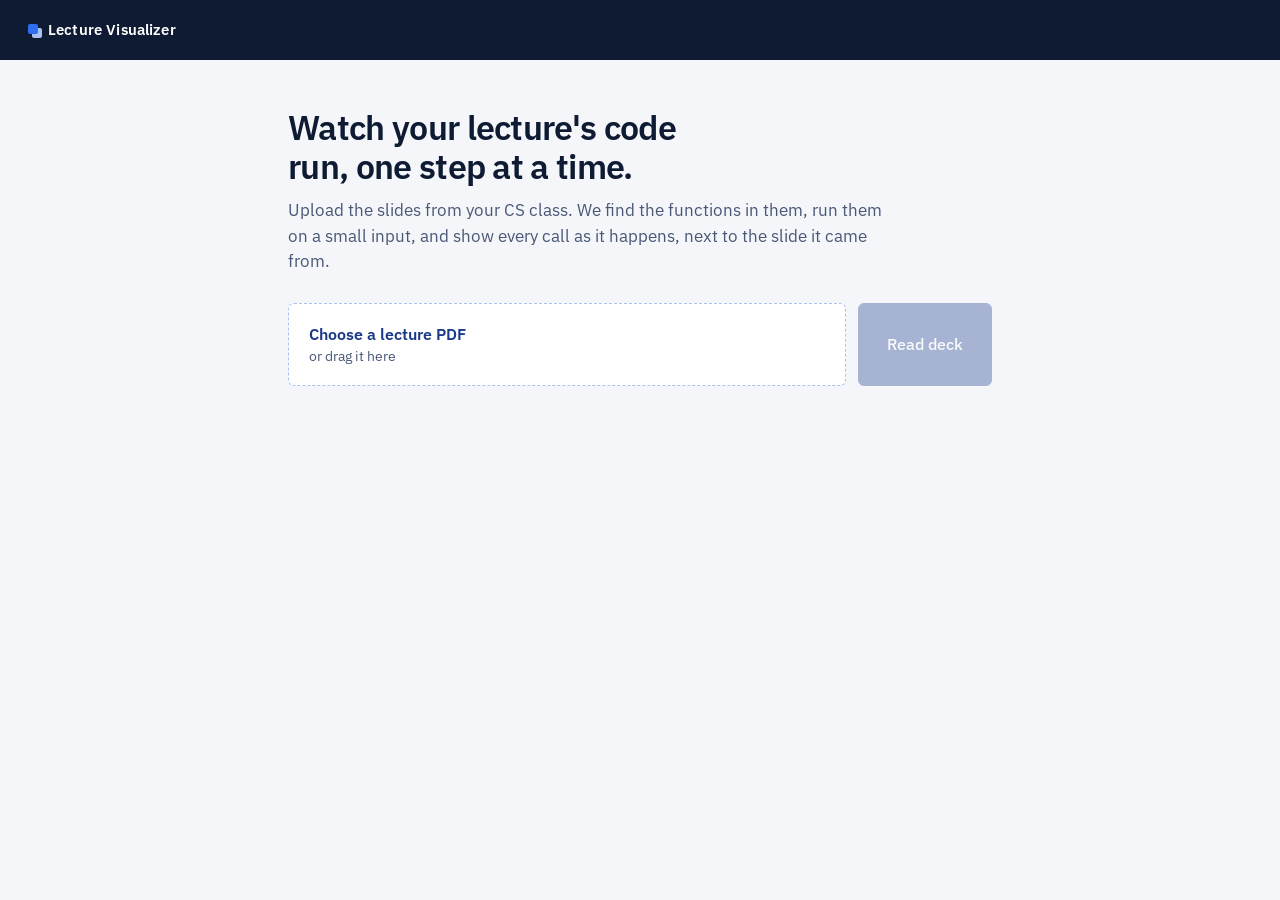
<file: renderer/upload.html>
<!DOCTYPE html>
<html lang="en">
<head>
  <meta charset="utf-8">
  <meta name="viewport" content="width=device-width, initial-scale=1">
  <title>Lecture Visualizer</title>
  <link rel="preconnect" href="https://fonts.googleapis.com">
  <link rel="preconnect" href="https://fonts.gstatic.com" crossorigin>
  <link href="https://fonts.googleapis.com/css2?family=IBM+Plex+Mono:wght@400;600&family=IBM+Plex+Sans:wght@400;500;600&display=swap" rel="stylesheet">
  <link rel="stylesheet" href="style.css">
  <link rel="stylesheet" href="upload.css">
</head>
<body>
  <header>
    <a class="brand" href="upload.html"><span class="brand-mark"></span>Lecture Visualizer</a>
  </header>

  <div id="upload-page">
    <section id="intro">
      <h1>Watch your lecture's code run, one step at a time.</h1>
      <p>Upload the slides from your CS class. We find the functions in them, run them on a small input, and show every call as it happens, next to the slide it came from.</p>

      <div id="picker">
        <label id="drop" for="pdf-input">
          <input type="file" id="pdf-input" accept="application/pdf">
          <span id="drop-title">Choose a lecture PDF</span>
          <span id="drop-hint">or drag it here</span>
        </label>
        <button id="upload-btn" disabled>Read deck</button>
      </div>
      <p id="status" role="status"></p>
    </section>

    <section id="results" hidden>
      <div class="results-head">
        <h2>Examples</h2>
        <span id="deck-name"></span>
      </div>
      <ul id="example-list"></ul>

      <h2 class="sections-title">What the deck covers</h2>
      <ul id="section-list"></ul>
    </section>
  </div>

  <script src="upload.js"></script>
</body>
</html>
</file>
<file: renderer/style.css>
/* Lecture Visualizer: shared styles + viewer page.
   Palette: ink navy, deep blue, signal blue on cool paper.
   Tree nodes: waiting calls are pale outlines; returned calls fill solid
   deep blue, so the tree visibly fills in from the leaves up. */

:root {
  --ink: #0e1b33;        /* text, top bar */
  --ink-soft: #4a5876;   /* secondary text */
  --deep: #1b3a8a;       /* primary: returned calls, main buttons */
  --signal: #2f6fed;     /* the thing happening right now */
  --paper: #f4f6fa;      /* page background */
  --surface: #ffffff;    /* panels */
  --line: #d9dfea;       /* hairlines */
  --pale: #e6eefd;       /* waiting calls, quiz panel */
  --pale-line: #a9c1f3;
  --wrong: #b4442f;

  --sans: "IBM Plex Sans", system-ui, -apple-system, sans-serif;
  --mono: "IBM Plex Mono", ui-monospace, Menlo, monospace;
}

* { box-sizing: border-box; }
[hidden] { display: none !important; }

body {
  margin: 0;
  font-family: var(--sans);
  font-size: 16px;
  line-height: 1.5;
  background: var(--paper);
  color: var(--ink);
  -webkit-font-smoothing: antialiased;
}

button { font-family: inherit; }

:focus-visible {
  outline: 2px solid var(--signal);
  outline-offset: 2px;
}

/* ---------- Top bar ---------- */

header {
  display: flex;
  align-items: center;
  justify-content: space-between;
  gap: 16px;
  padding: 0 28px;
  height: 60px;
  background: var(--ink);
  color: #fff;
}
.brand {
  font-weight: 600;
  font-size: 15px;
  letter-spacing: 0.01em;
  color: #fff;
  text-decoration: none;
}
.brand-mark {
  display: inline-block;
  width: 10px; height: 10px;
  margin-right: 10px;
  border-radius: 2px;
  background: var(--signal);
  box-shadow: 4px 4px 0 var(--pale-line);
  vertical-align: 1px;
}
#back-link {
  color: #c9d6f2;
  font-size: 14px;
  text-decoration: none;
}
#back-link:hover { color: #fff; }

/* Thin step-progress bar under the header (viewer only) */
#progress-bar {
  height: 3px;
  background: #24365c;
}
#progress-bar span {
  display: block;
  height: 100%;
  width: 0;
  background: var(--signal);
  transition: width 160ms ease-out;
}

/* ---------- Viewer layout ---------- */

.viewer-head {
  display: flex;
  align-items: baseline;
  justify-content: space-between;
  gap: 16px;
  padding: 22px 28px 0;
}
#title {
  margin: 0;
  font-size: 24px;
  font-weight: 600;
  letter-spacing: -0.01em;
}
#progress {
  color: var(--ink-soft);
  font-size: 14px;
  font-variant-numeric: tabular-nums;
  white-space: nowrap;
}

#note {
  margin: 10px 28px 0;
  padding: 8px 12px;
  background: var(--pale);
  border-radius: 4px;
  color: var(--deep);
  font-size: 14px;
}

/* The viewer fills the window; each side scrolls on its own. */
body.viewer {
  height: 100vh;
  display: flex;
  flex-direction: column;
  overflow: hidden;
}

main {
  flex: 1;
  min-height: 0;
  display: grid;
  grid-template-columns: minmax(0, 0.9fr) minmax(0, 1.25fr);
  gap: 20px;
  padding: 18px 28px 24px;
}

/* Left: the whole deck */
#slide-panel {
  display: flex;
  flex-direction: column;
  gap: 12px;
  min-width: 0;
  min-height: 0;
}
#slides {
  flex: 1;
  min-height: 0;
  overflow-y: auto;
  padding: 3px 10px 3px 3px;   /* room for the active outline */
  scroll-padding-top: 3px;
}
.slide { margin: 0 0 18px; }
.slide img, .slide-missing {
  display: block;
  width: 100%;
  border: 1px solid var(--line);
  border-radius: 4px;
  background: #fff;
}
.slide-missing {
  display: grid;
  place-items: center;
  aspect-ratio: 4 / 3;
  color: var(--ink-soft);
  font-size: 14px;
}
.slide.active img, .slide.active .slide-missing {
  outline: 3px solid var(--signal);
  outline-offset: 0;
}
.slide figcaption {
  display: flex;
  flex-wrap: wrap;
  align-items: center;
  gap: 8px;
  margin-top: 6px;
}
.slide-num {
  min-width: 2ch;
  color: var(--ink-soft);
  font-size: 13px;
  font-variant-numeric: tabular-nums;
}
.slide.active .slide-num { color: var(--signal); font-weight: 600; }
.slide-example {
  padding: 3px 10px;
  border: 1px solid var(--pale-line);
  border-radius: 4px;
  background: var(--surface);
  color: var(--deep);
  font-size: 13px;
  cursor: pointer;
}
.slide-example:hover { border-color: var(--signal); }
.slide-example.current { background: var(--deep); border-color: var(--deep); color: #fff; }

#code {
  flex: none;
  max-height: 30%;
  margin: 0;
  padding: 14px 16px;
  background: var(--ink);
  color: #dbe5fb;
  border-radius: 4px;
  font-family: var(--mono);
  font-size: 13.5px;
  line-height: 1.6;
  white-space: pre-wrap;
  overflow: auto;
}

/* Right: the visualization */
#viz-panel {
  display: flex;
  flex-direction: column;
  min-width: 0;
  min-height: 0;
  background: var(--surface);
  border: 1px solid var(--line);
  border-radius: 6px;
}
/* Example picker at the top of the right panel */
#example-picker {
  display: flex;
  align-items: center;
  gap: 12px;
  padding: 12px 20px;
  border-bottom: 1px solid var(--line);
}
#example-picker label { color: var(--ink-soft); font-size: 14px; }
#example-select {
  flex: 1;
  min-width: 0;
  padding: 7px 10px;
  border: 1px solid var(--line);
  border-radius: 4px;
  background: #fff;
  color: var(--ink);
  font: inherit;
  font-size: 15px;
}

/* The tree area scrolls when a big tree would otherwise shrink to unreadable. */
#viz-wrap {
  flex: 1 1 0;          /* take the leftover height, not the SVG's own size */
  min-height: 200px;
  overflow: auto;
}
#viz {
  display: block;
  width: 100%;
  height: 100%;
  margin: 0 auto;
  padding: 8px;
}

/* The narration line: what just happened */
#explanation {
  margin: 0;
  padding: 16px 20px;
  border-top: 1px solid var(--line);
  font-size: 18px;
  line-height: 1.45;
  min-height: 3.6em;
}
#explanation.error { color: var(--wrong); }

/* ---------- Tree ---------- */

.edge { stroke: #b8c4da; stroke-width: 1.5; }

.node rect { stroke-width: 1.5; }
.node .label {
  font-family: var(--mono);
  font-size: 14px;
  text-anchor: middle;
}
.node .returned {
  font-family: var(--mono);
  font-size: 13px;
  font-weight: 600;
  text-anchor: middle;
}

/* waiting on its children: pale, outlined */
.node.waiting rect { fill: var(--pale); stroke: var(--pale-line); }
.node.waiting .label { fill: var(--deep); }

/* running right now (tracer status "active"): white, blue outline */
.node.active rect { fill: #fff; stroke: var(--signal); }
.node.active .label { fill: var(--deep); }

/* finished: solid deep blue */
.node.returned rect { fill: var(--deep); stroke: var(--deep); }
.node.returned .label { fill: #fff; }
.node.returned .returned { fill: var(--deep); }

/* the call happening right now */
.node.current rect { stroke: var(--signal); stroke-width: 3; }
.node.current.returned rect { fill: var(--signal); }
.node.current .returned { fill: var(--signal); }

/* ---------- Dictionary (recursion over key/value pairs) ---------- */

.dict-heading { font-family: var(--sans); font-size: 16px; font-weight: 600; fill: var(--ink); }
.dict-col { font-family: var(--sans); font-size: 12px; fill: var(--ink-soft); }
.dict-text { font-family: var(--mono); font-size: 14px; text-anchor: middle; fill: var(--ink); }

.dict-row rect { fill: #fff; stroke: var(--line); stroke-width: 1.5; }

/* checked, key didn't match: fades back */
.dict-row.miss rect { fill: var(--paper); }
.dict-row.miss .dict-text { fill: var(--ink-soft); }

/* checked, key matches */
.dict-row.match rect { fill: var(--pale); stroke: var(--pale-line); }

/* the matching call has returned its value */
.dict-row.found rect { fill: var(--deep); stroke: var(--deep); }
.dict-row.found .dict-text { fill: #fff; }

/* the row the current call is looking at */
.dict-row.current rect { stroke: var(--signal); stroke-width: 3; }

.dict-end rect { fill: none; stroke: var(--line); stroke-dasharray: 5 4; stroke-width: 1.5; }
.dict-end .dict-text { fill: var(--ink-soft); font-size: 13px; }
.dict-end.reached rect { stroke: var(--pale-line); }
.dict-end.current rect { stroke: var(--signal); stroke-width: 2.5; }

.dict-link { stroke: var(--line); stroke-width: 1.5; stroke-dasharray: 4 4; }
.dict-link.current { stroke: var(--signal); stroke-width: 2; stroke-dasharray: none; }

.node .returned.dict-ret { text-anchor: start; }

/* ---------- Step animations ----------
   Only what's new in a step moves (classes added by tree.js / dict.js /
   viewer.js when stepping forward). Short, so they fit inside autoplay. */

.node, .dict-row { transform-box: fill-box; transform-origin: center; }

/* a call appears: drops in */
.node.enter { animation: node-enter 260ms cubic-bezier(.2, .8, .3, 1) both; }
@keyframes node-enter {
  from { opacity: 0; transform: translateY(-8px) scale(0.92); }
  to   { opacity: 1; transform: none; }
}

/* the line to it draws itself from the parent down */
.edge.enter { stroke-dasharray: 1; animation: edge-draw 240ms ease-out both; }
@keyframes edge-draw {
  from { stroke-dashoffset: 1; }
  to   { stroke-dashoffset: 0; }
}
.dict-link.enter { animation: fade-in 260ms ease-out both; }

/* a call returns: a small bump, and its value pops up */
.node.settle, .dict-row.settle { animation: settle 280ms ease-out; }
@keyframes settle {
  0%   { transform: scale(1); }
  45%  { transform: scale(1.07); }
  100% { transform: scale(1); }
}
.node.settle .returned {
  transform-box: fill-box;
  transform-origin: center;
  animation: value-pop 300ms cubic-bezier(.2, .8, .3, 1.2) both;
}
@keyframes value-pop {
  from { opacity: 0; transform: translateY(6px) scale(0.8); }
  to   { opacity: 1; transform: none; }
}

/* the narration and quiz ease in with each step */
#explanation.appear { animation: text-in 220ms ease-out; }
#quiz.appear { animation: text-in 260ms ease-out; }
@keyframes text-in {
  from { opacity: 0; transform: translateY(4px); }
  to   { opacity: 1; transform: none; }
}
@keyframes fade-in { from { opacity: 0; } to { opacity: 1; } }

/* ---------- Quiz ---------- */

#quiz {
  margin: 0 20px 4px;
  padding: 14px 16px;
  background: var(--pale);
  border-radius: 6px;
}
.quiz-question {
  margin: 0 0 10px;
  font-weight: 600;
}
.choice, .reveal {
  margin: 0 8px 6px 0;
  padding: 7px 16px;
  border: 1px solid var(--pale-line);
  border-radius: 4px;
  background: #fff;
  color: var(--ink);
  font-size: 15px;
  cursor: pointer;
}
.choice { font-family: var(--mono); min-width: 48px; }
.choice:hover:not(:disabled) { border-color: var(--signal); }
.choice.correct { background: var(--deep); border-color: var(--deep); color: #fff; }
.choice.wrong { border-color: var(--wrong); color: var(--wrong); text-decoration: line-through; }
.reveal { border-color: transparent; background: transparent; color: var(--ink-soft); text-decoration: underline; }
.quiz-feedback { margin: 4px 0 0; color: var(--ink-soft); font-size: 14px; }

/* ---------- Step controls ---------- */

#controls {
  display: flex;
  justify-content: flex-end;
  gap: 10px;
  padding: 14px 20px 18px;
}
#controls button {
  padding: 9px 22px;
  border-radius: 4px;
  font-size: 15px;
  font-weight: 500;
  cursor: pointer;
}
#back {
  background: #fff;
  color: var(--ink);
  border: 1px solid var(--line);
}
#next {
  background: var(--deep);
  color: #fff;
  border: 1px solid var(--deep);
}
#next:hover:not(:disabled) { background: var(--signal); border-color: var(--signal); }
#play {
  min-width: 92px;          /* same width for Play / Pause / Replay */
  background: #fff;
  color: var(--deep);
  border: 1px solid var(--deep);
}
#play:hover:not(:disabled) { border-color: var(--signal); color: var(--signal); }
#play.playing { background: var(--pale); border-color: var(--signal); color: var(--signal); }
#back:hover:not(:disabled) { border-color: var(--ink-soft); }
#controls button:disabled { opacity: 0.35; cursor: default; }

/* ---------- Small screens ---------- */

@media (max-width: 900px) {
  body.viewer { height: auto; overflow: visible; }
  main { grid-template-columns: 1fr; }
  #slides { max-height: 50vh; }
  #viz-wrap { min-height: 320px; }
  header, .viewer-head { padding-left: 18px; padding-right: 18px; }
  main { padding: 14px 18px 22px; }
}

@media (prefers-reduced-motion: reduce) {
  * { transition: none !important; animation: none !important; }
}

/* ---------- Array visualizer ---------- */
#viz .cell rect          { fill: #fff; stroke: #888; stroke-width: 1.5; }
#viz .cell text          { font: 16px "IBM Plex Mono", monospace; text-anchor: middle; }
#viz .cell               { transition: transform 0.35s ease; }
#viz .cell.changed rect  { fill: #fff3b0; stroke: #e0a800; stroke-width: 2.5; }
#viz .cell.new           { animation: arr-pop 0.35s ease; }
@keyframes arr-pop       { from { opacity: 0; } to { opacity: 1; } }

/* Step animations, matching the tree (see "Step animations" above). The <g>
   carries the slide transform, so the bump runs on its rect and text. */
#viz .cell rect, #viz .cell text { transform-box: fill-box; transform-origin: center; }
#viz .cell.settle rect,
#viz .cell.settle text   { animation: settle 280ms ease-out 330ms; }   /* after the 350ms slide lands */
#viz .cell.new rect,
#viz .cell.new text      { animation: node-enter 260ms cubic-bezier(.2, .8, .3, 1) both; }
#viz .pointer            { transition: transform 300ms cubic-bezier(.3, .7, .3, 1);
                           transform-box: fill-box; transform-origin: center; }
#viz .pointer.enter      { animation: node-enter 260ms cubic-bezier(.2, .8, .3, 1) both; }
#viz .vars .changed      { animation: var-in 360ms ease-out both; }
@keyframes var-in        { from { fill-opacity: 0; } to { fill-opacity: 1; } }
#viz .ghost rect         { fill: none; stroke: #bbb; stroke-dasharray: 4 3; }
#viz .index              { font: 12px "IBM Plex Mono", monospace; fill: #888; text-anchor: middle; }
#viz .range              { fill: #e8f0ff; }
#viz .pointer line,
#viz .pointer polygon    { stroke: #3367d6; fill: #3367d6; }
#viz .pointer text       { font: 600 13px "IBM Plex Mono", monospace; fill: #3367d6; stroke: none; text-anchor: middle; }
#viz .vars               { font: 14px "IBM Plex Mono", monospace; fill: #444; }
#viz .vars .changed      { font-weight: bold; fill: #b07a00; }
</file>
<file: renderer/upload.css>
/* Upload page. Builds on style.css. */

#upload-page {
  max-width: 760px;
  margin: 0 auto;
  padding: 48px 28px 64px;
}

/* ---------- Intro + file picker ---------- */

#intro h1 {
  margin: 0 0 12px;
  font-size: 34px;
  line-height: 1.15;
  font-weight: 600;
  letter-spacing: -0.02em;
  max-width: 20ch;
}
#intro > p {
  margin: 0 0 28px;
  max-width: 60ch;
  color: var(--ink-soft);
  font-size: 17px;
}

#picker {
  display: flex;
  gap: 12px;
  align-items: stretch;
}
#drop {
  flex: 1;
  position: relative;
  display: flex;
  flex-direction: column;
  justify-content: center;
  padding: 18px 20px;
  border: 1.5px dashed var(--pale-line);
  border-radius: 6px;
  background: var(--surface);
  cursor: pointer;
}
#drop:hover, #drop.dragging { border-color: var(--signal); background: var(--pale); }
#drop:focus-within { outline: 2px solid var(--signal); outline-offset: 2px; }
#drop.has-file { border-style: solid; border-color: var(--deep); }
#pdf-input {
  position: absolute;
  inset: 0;
  opacity: 0;
  cursor: pointer;
}
#drop-title { font-weight: 600; color: var(--deep); }
#drop-hint { font-size: 14px; color: var(--ink-soft); }

#upload-btn {
  padding: 0 28px;
  border: 1px solid var(--deep);
  border-radius: 6px;
  background: var(--deep);
  color: #fff;
  font-size: 16px;
  font-weight: 500;
  cursor: pointer;
}
#upload-btn:hover:not(:disabled) { background: var(--signal); border-color: var(--signal); }
#upload-btn:disabled { opacity: 0.35; cursor: default; }

#status {
  min-height: 1.5em;
  margin: 12px 0 0;
  color: var(--ink-soft);
  font-size: 15px;
  font-variant-numeric: tabular-nums;
}
#status.error { color: var(--wrong); }

/* ---------- Results ---------- */

#results { margin-top: 40px; }
.results-head {
  display: flex;
  align-items: baseline;
  justify-content: space-between;
  gap: 12px;
  padding-bottom: 10px;
  border-bottom: 2px solid var(--ink);
}
#results h2 { margin: 0; font-size: 20px; font-weight: 600; }
#deck-name { color: var(--ink-soft); font-size: 14px; }
#results ul { list-style: none; padding: 0; margin: 0; }

.example {
  display: flex;
  justify-content: space-between;
  align-items: center;
  gap: 16px;
  padding: 16px 0;
  border-bottom: 1px solid var(--line);
}
.example .ex-title { font-weight: 600; font-size: 17px; }
.example .meta { color: var(--ink-soft); font-size: 14px; }
.example .error { color: var(--wrong); font-size: 14px; }
.example button {
  padding: 8px 18px;
  border: 1px solid var(--deep);
  border-radius: 4px;
  background: #fff;
  color: var(--deep);
  font-size: 15px;
  font-weight: 500;
  white-space: nowrap;
  cursor: pointer;
}
.example button:hover:not(:disabled) { background: var(--deep); color: #fff; }
.example button:disabled { opacity: 0.6; cursor: default; }
.example.unsupported .ex-title { color: var(--ink-soft); font-weight: 500; }
.empty { padding: 16px 0; color: var(--ink-soft); }

.sections-title { margin-top: 40px !important; padding-bottom: 10px; border-bottom: 1px solid var(--line); }
.section-item {
  display: grid;
  grid-template-columns: 92px 1fr;
  gap: 16px;
  padding: 12px 0;
  border-bottom: 1px solid var(--line);
}
.section-item .range {
  color: var(--ink-soft);
  font-size: 14px;
  font-variant-numeric: tabular-nums;
  padding-top: 2px;
}
.section-item strong { display: block; font-weight: 600; }
.section-item .summary { color: var(--ink-soft); font-size: 15px; }

@media (max-width: 640px) {
  #upload-page { padding-top: 32px; }
  #intro h1 { font-size: 28px; }
  #picker { flex-direction: column; }
  #upload-btn { padding: 12px; }
  .section-item { grid-template-columns: 1fr; gap: 2px; }
}
</file>
